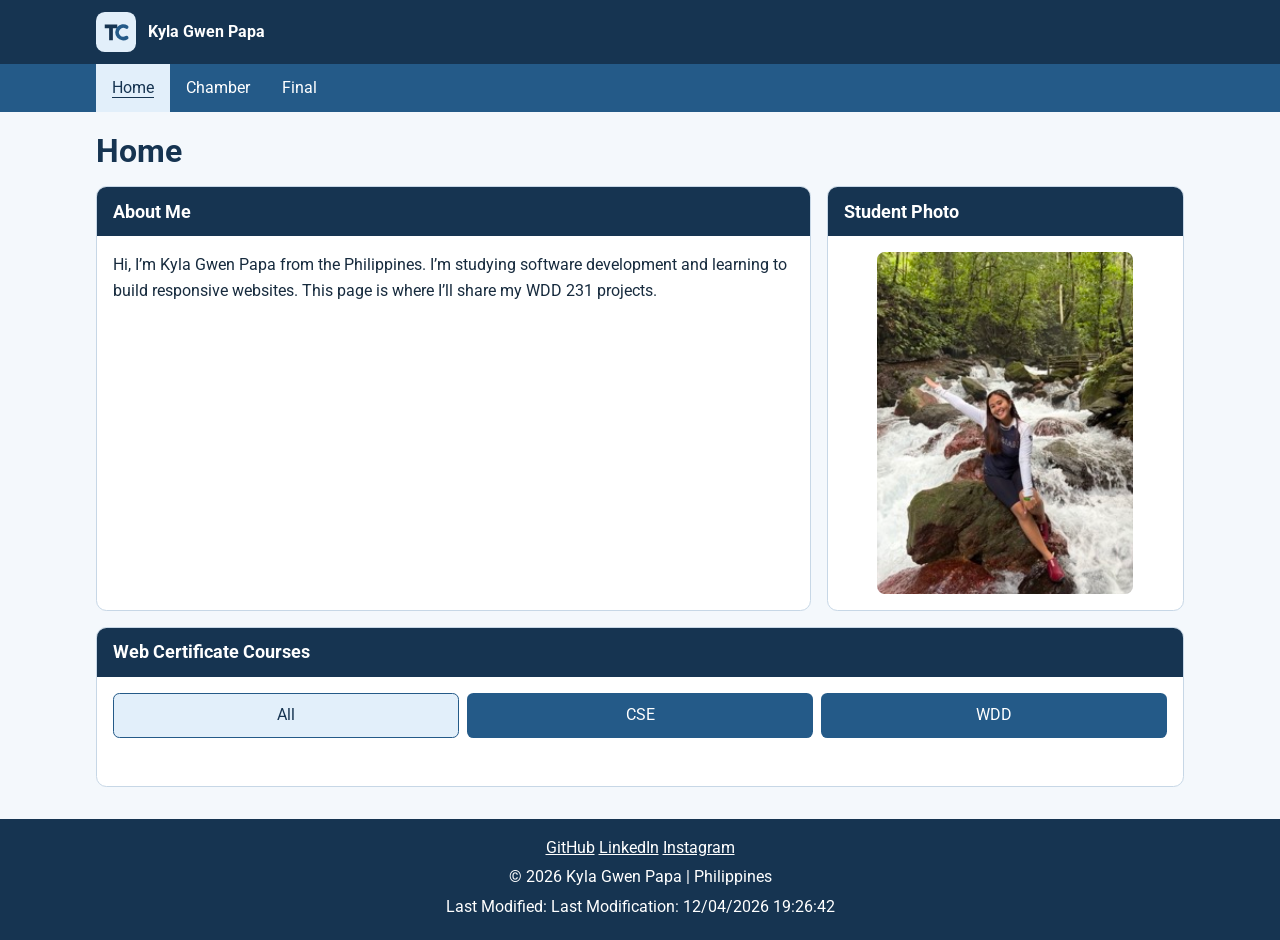
<file: index.html>
<!DOCTYPE html>
<html lang="en">

<head>
    <meta charset="UTF-8">
    <meta name="author" content="Kyla Gwen Papa">
    <meta name="viewport" content="width=device-width, initial-scale=1.0">

    <meta name="description"
        content="WDD 231 – Web Frontend Development by Kyla Gwen Papa. Course homepage featuring personal information, the Philippines, and web development resources.">

    <title>WDD 231 – Web Frontend Development | Kyla Gwen Papa</title>

    <link rel="preconnect" href="https://fonts.googleapis.com">
    <link rel="preconnect" href="https://fonts.gstatic.com" crossorigin>
    <link href="https://fonts.googleapis.com/css2?family=Roboto:wght@400;500;700&amp;display=swap" rel="stylesheet">

    <link rel="stylesheet" href="styles/small.css">
    <link rel="stylesheet" href="styles/larger.css">
    <script src="scripts/navigation.js" defer></script>
    <script src="scripts/getdates.js" defer></script>
    <script src="scripts/courses.js" defer></script>
</head>

<body>
    <header>
        <div class="brand">
            <img src="images/logo.svg" alt="" width="40" height="40">
            <span>Kyla Gwen Papa</span>

            <button type="button" id="menu-toggle" aria-label="Toggle main navigation" aria-controls="main-nav"
                aria-expanded="false">
                ☰
            </button>
        </div>

        <nav id="main-nav" aria-label="Main navigation">
            <ul>
                <li><a href="./" aria-current="page">Home</a></li>
                <li><a href="chamber/">Chamber</a></li>
                <li><a href="final/">Final</a></li>
            </ul>
        </nav>
    </header>

    <main>
        <h1>Home</h1>

        <section>
            <h2>About Me</h2>
            <p>
                Hi, I’m Kyla Gwen Papa from the Philippines. I’m studying
                software development and learning to build responsive websites.
                This page is where I’ll share my WDD 231 projects.
            </p>
        </section>

        <section class="student-photo">
            <h2>Student Photo</h2>
            <img src="images/kyla.jpeg" alt="Kyla Gwen Papa">
        </section>

        <section class="courses">
            <h2>Web Certificate Courses</h2>

            <div class="course-filters" aria-label="Filter courses" role="group">
                <button type="button" data-filter="all" aria-pressed="true">All</button>
                <button type="button" data-filter="CSE" aria-pressed="false">CSE</button>
                <button type="button" data-filter="WDD" aria-pressed="false">WDD</button>
            </div>

            <div id="course-list" class="course-list"></div>
            <p id="credit-total" aria-live="polite"></p>
        </section>
    </main>

    <footer>
        <div class="social-links" role="group" aria-label="Social links">
            <a href="https://github.com/kylagwenp/wdd231">GitHub</a>
            <a href="YOUR_LINKEDIN_PROFILE_URL">LinkedIn</a>
            <a href="YOUR_INSTAGRAM_PROFILE_URL">Instagram</a>
        </div>
        <p>
            &copy; <span id="currentyear"></span>
            Kyla Gwen Papa | Philippines
        </p>

        <p>
            Last Modified: <span id="lastModified"></span>
        </p>
    </footer>
</body>

</html>
</file>
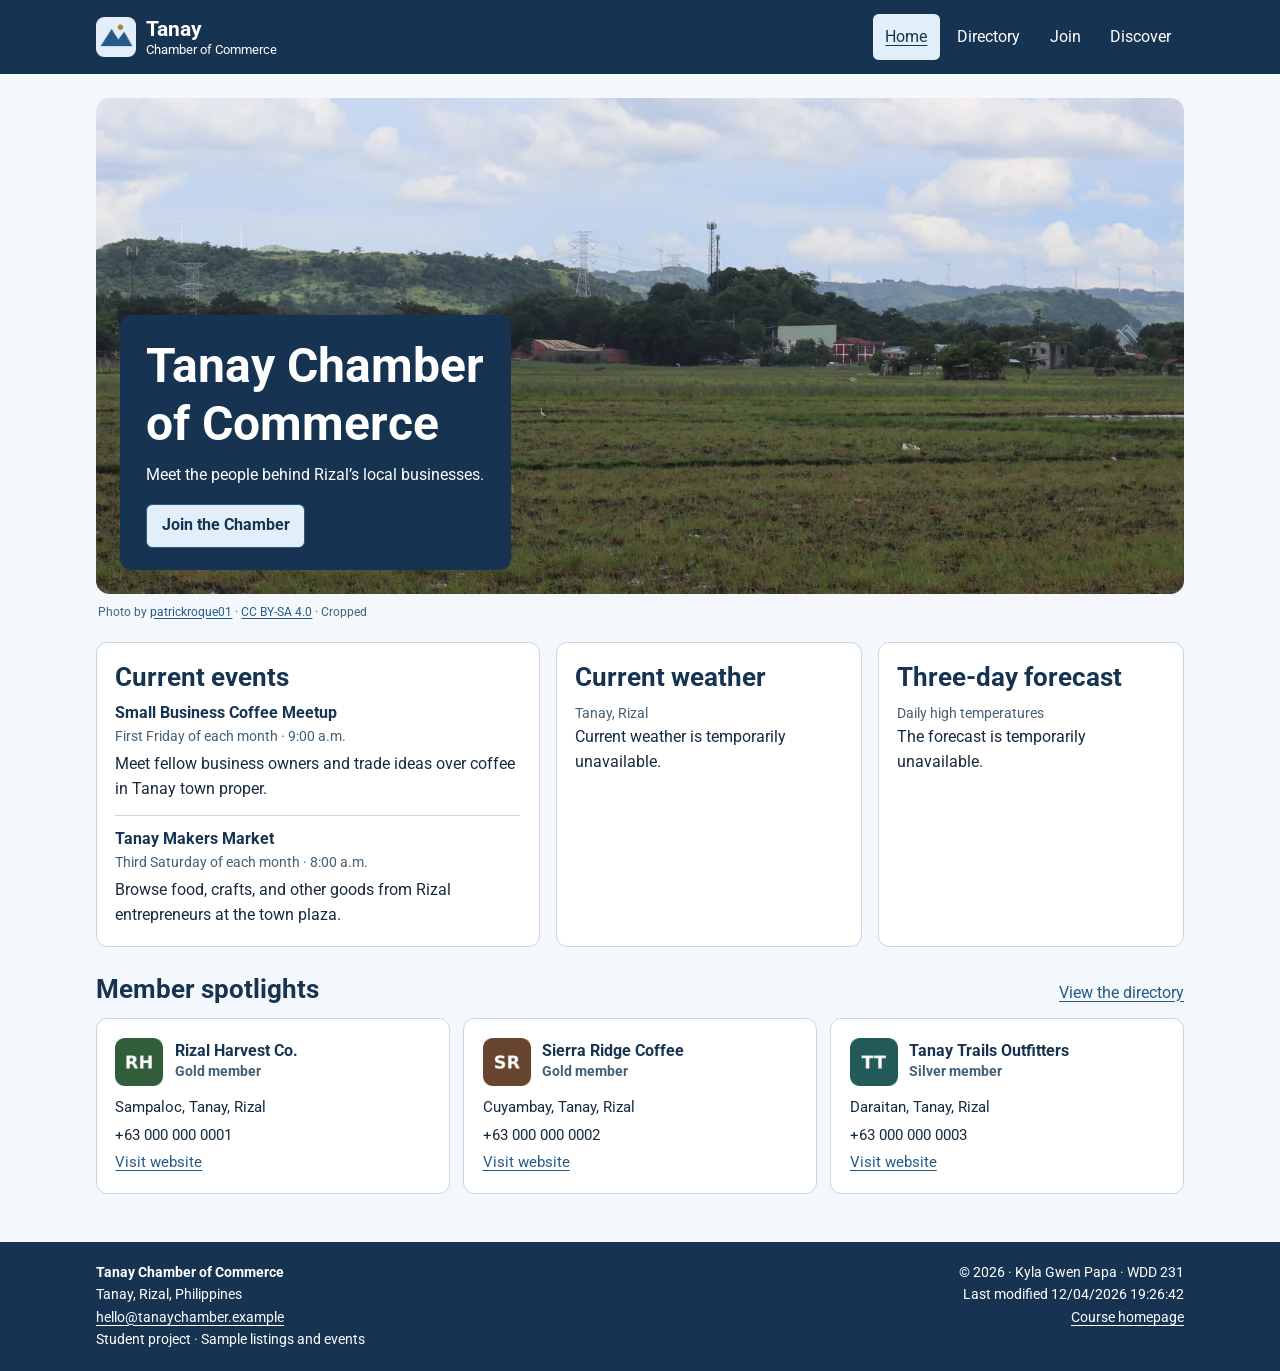
<file: chamber/index.html>
<!doctype html>
<html lang="en">
<head>
    <meta charset="utf-8">
    <meta name="viewport" content="width=device-width, initial-scale=1">
    <meta name="author" content="Kyla Gwen Papa">
    <meta name="description" content="Explore the Tanay Chamber of Commerce in Rizal, including community events, local weather, and featured businesses.">
    <meta property="og:title" content="Home | Tanay Chamber of Commerce">
    <meta property="og:description" content="Explore the Tanay Chamber of Commerce in Rizal, including community events, local weather, and featured businesses.">
    <meta property="og:type" content="website">
    <meta property="og:url" content="https://kylagwenp.github.io/wdd231/chamber/index.html">
    <meta property="og:image" content="https://kylagwenp.github.io/wdd231/chamber/images/tanay-social.jpg">
    <meta property="og:image:alt" content="Rice fields in Tanay with the Pililla wind turbines in the distance">
    <title>Home | Tanay Chamber of Commerce</title>
    <link rel="icon" href="images/chamber-mark.png" type="image/png">
    <link rel="preconnect" href="https://fonts.googleapis.com">
    <link rel="preconnect" href="https://fonts.gstatic.com" crossorigin>
    <link href="https://fonts.googleapis.com/css2?family=Roboto:wght@400;700&amp;display=swap" rel="stylesheet">
    <link rel="stylesheet" href="styles/normalize.css">
    <link rel="stylesheet" href="styles/small.css">
    <link rel="stylesheet" href="styles/larger.css">
    <script src="scripts/site.js" defer></script>
    <script type="module" src="scripts/home.js"></script>
</head>
<body>
    <a class="skip-link" href="#main">Skip to content</a>
    <header class="site-header">
        <div class="wrap header-inner">
            <a class="brand" href="index.html">
                <img src="images/chamber-mark.png" width="48" height="48" alt="">
                <span><strong>Tanay</strong><span>Chamber of Commerce</span></span>
            </a>
            <button type="button" class="menu-toggle" id="menu-toggle" aria-controls="main-nav" aria-expanded="false">Menu</button>
            <nav id="main-nav" aria-label="Main navigation">
                <ul>
                <li><a href="index.html" aria-current="page">Home</a></li>
                <li><a href="directory.html">Directory</a></li>
                <li><a href="join.html">Join</a></li>
                <li><a href="discover.html">Discover</a></li>
                </ul>
            </nav>
        </div>
    </header>
    <main id="main" class="wrap">
        <section class="hero" aria-labelledby="home-title">
            <img class="hero-image" src="images/tanay-hero.webp" srcset="images/tanay-hero-small.webp 640w, images/tanay-hero.webp 1440w" sizes="(max-width: 70rem) calc(100vw - 2rem), 68rem" width="1440" height="720" alt="Rice fields in Tanay with the Pililla wind turbines along the ridgeline" fetchpriority="high">
            <div class="hero-copy">
                <h1 id="home-title">Tanay Chamber<br>of Commerce</h1>
                <p>Meet the people behind Rizal’s local businesses.</p>
                <a class="button button-light" href="join.html">Join the Chamber</a>
            </div>
        </section>
        <p class="photo-credit">Photo by <a href="https://commons.wikimedia.org/wiki/File:Tanay_rice_field%2C_Pililla_wind_farm_view_%28Tanay%2C_Rizal%3B_08-14-2021%29.jpg">patrickroque01</a> · <a href="https://creativecommons.org/licenses/by-sa/4.0/">CC BY-SA 4.0</a> · Cropped</p>

        <div class="community-panels">
            <section class="panel events">
                <h2>Current events</h2>
                <article>
                    <h3>Small Business Coffee Meetup</h3>
                    <p class="event-time">First Friday of each month · 9:00 a.m.</p>
                    <p>Meet fellow business owners and trade ideas over coffee in Tanay town proper.</p>
                </article>
                <article>
                    <h3>Tanay Makers Market</h3>
                    <p class="event-time">Third Saturday of each month · 8:00 a.m.</p>
                    <p>Browse food, crafts, and other goods from Rizal entrepreneurs at the town plaza.</p>
                </article>
            </section>
            <section class="panel">
                <h2>Current weather</h2>
                <p class="weather-location">Tanay, Rizal</p>
                <div id="current-weather" aria-live="polite"><p>Loading current weather…</p></div>
                <p class="weather-source" id="weather-source"></p>
            </section>
            <section class="panel">
                <h2>Three-day forecast</h2>
                <p class="weather-location">Daily high temperatures</p>
                <div id="weather-forecast" aria-live="polite"><p>Loading forecast…</p></div>
            </section>
        </div>

        <section class="member-section" aria-labelledby="spotlight-title">
            <div class="section-heading">
                <h2 id="spotlight-title">Member spotlights</h2>
                <a href="directory.html">View the directory</a>
            </div>
            <p id="spotlight-status" role="status">Loading featured members…</p>
            <div class="member-grid" id="spotlights"></div>
        </section>
    </main>
    <footer class="site-footer">
        <div class="wrap footer-inner">
            <div>
                <p><strong>Tanay Chamber of Commerce</strong></p>
                <p>Tanay, Rizal, Philippines</p>
                <p><a href="mailto:hello@tanaychamber.example">hello@tanaychamber.example</a></p>
                <p>Student project · Sample listings and events</p>
            </div>
            <div>
                <p>© <span id="current-year"></span> · Kyla Gwen Papa · WDD 231</p>
                <p>Last modified <span id="last-modified"></span></p>
                <p><a href="../index.html">Course homepage</a></p>
            </div>
        </div>
    </footer>
</body>
</html>
</file>
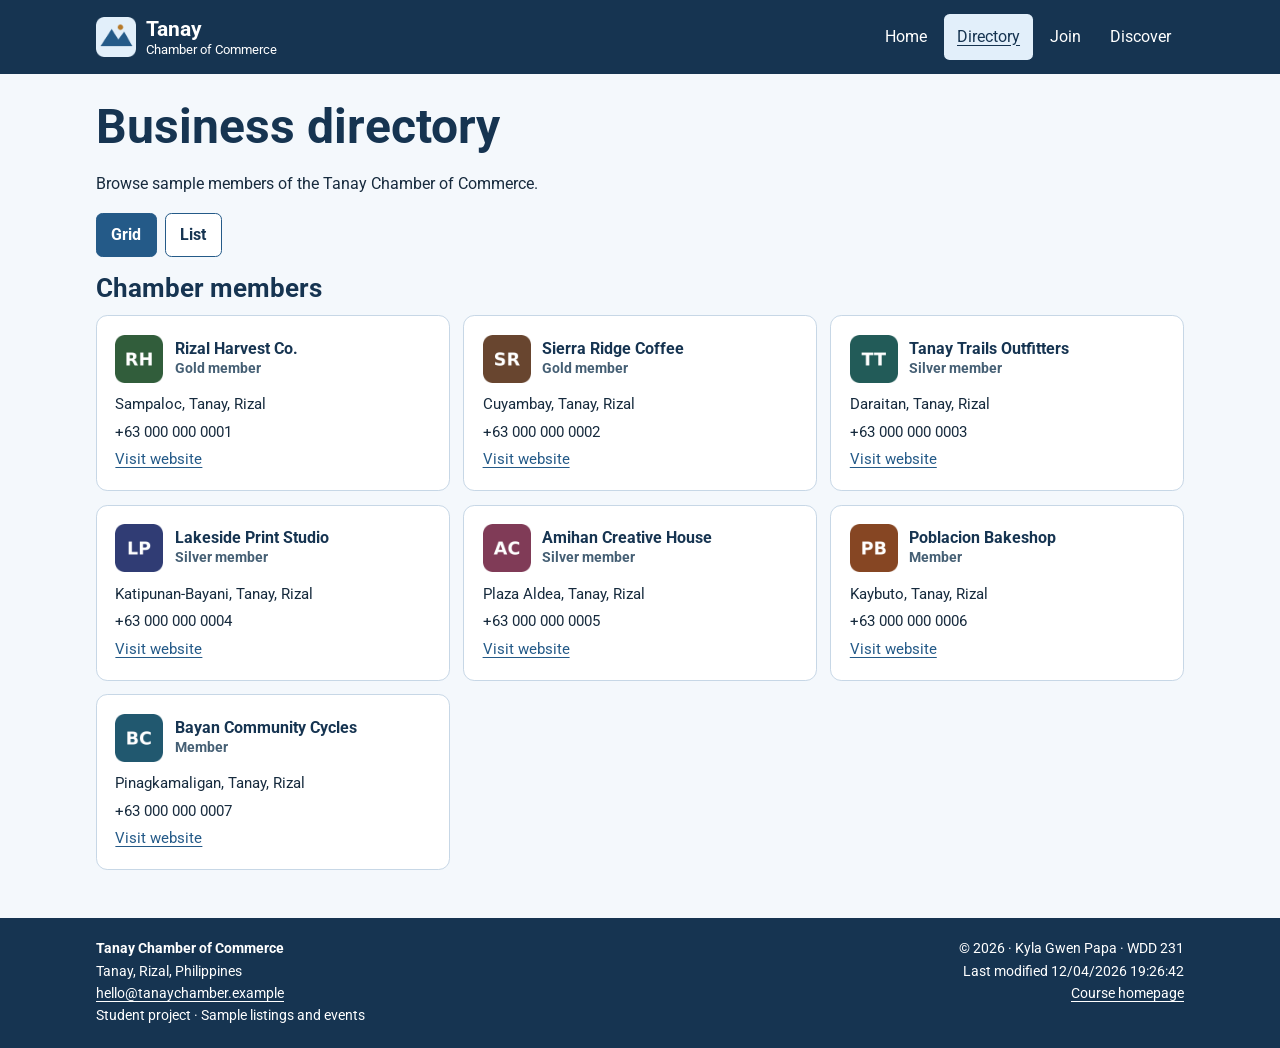
<file: chamber/directory.html>
<!doctype html>
<html lang="en">
<head>
    <meta charset="utf-8">
    <meta name="viewport" content="width=device-width, initial-scale=1">
    <meta name="author" content="Kyla Gwen Papa">
    <meta name="description" content="Browse the Tanay Chamber of Commerce member directory in grid or list view.">
    <meta property="og:title" content="Business Directory | Tanay Chamber of Commerce">
    <meta property="og:description" content="Browse the Tanay Chamber of Commerce member directory in grid or list view.">
    <meta property="og:type" content="website">
    <meta property="og:url" content="https://kylagwenp.github.io/wdd231/chamber/directory.html">
    <meta property="og:image" content="https://kylagwenp.github.io/wdd231/chamber/images/tanay-social.jpg">
    <meta property="og:image:alt" content="Rice fields in Tanay with the Pililla wind turbines in the distance">
    <title>Business Directory | Tanay Chamber of Commerce</title>
    <link rel="icon" href="images/chamber-mark.png" type="image/png">
    <link rel="preconnect" href="https://fonts.googleapis.com">
    <link rel="preconnect" href="https://fonts.gstatic.com" crossorigin>
    <link href="https://fonts.googleapis.com/css2?family=Roboto:wght@400;700&amp;display=swap" rel="stylesheet">
    <link rel="stylesheet" href="styles/normalize.css">
    <link rel="stylesheet" href="styles/small.css">
    <link rel="stylesheet" href="styles/larger.css">
    <script src="scripts/site.js" defer></script>
    <script type="module" src="scripts/directory.js"></script>
</head>
<body>
    <a class="skip-link" href="#main">Skip to content</a>
    <header class="site-header">
        <div class="wrap header-inner">
            <a class="brand" href="index.html">
                <img src="images/chamber-mark.png" width="48" height="48" alt="">
                <span><strong>Tanay</strong><span>Chamber of Commerce</span></span>
            </a>
            <button type="button" class="menu-toggle" id="menu-toggle" aria-controls="main-nav" aria-expanded="false">Menu</button>
            <nav id="main-nav" aria-label="Main navigation">
                <ul>
                <li><a href="index.html">Home</a></li>
                <li><a href="directory.html" aria-current="page">Directory</a></li>
                <li><a href="join.html">Join</a></li>
                <li><a href="discover.html">Discover</a></li>
                </ul>
            </nav>
        </div>
    </header>
    <main id="main" class="wrap">
        <h1>Business directory</h1>
        <p>Browse sample members of the Tanay Chamber of Commerce.</p>
        <div class="view-controls" role="group" aria-label="Directory layout">
            <button class="button" type="button" id="grid-view" aria-pressed="true" aria-controls="members">Grid</button>
            <button class="button" type="button" id="list-view" aria-pressed="false" aria-controls="members">List</button>
        </div>
        <h2 class="directory-heading">Chamber members</h2>
        <p id="directory-status" role="status">Loading members…</p>
        <div class="member-grid" id="members"></div>
    </main>
    <footer class="site-footer">
        <div class="wrap footer-inner">
            <div>
                <p><strong>Tanay Chamber of Commerce</strong></p>
                <p>Tanay, Rizal, Philippines</p>
                <p><a href="mailto:hello@tanaychamber.example">hello@tanaychamber.example</a></p>
                <p>Student project · Sample listings and events</p>
            </div>
            <div>
                <p>© <span id="current-year"></span> · Kyla Gwen Papa · WDD 231</p>
                <p>Last modified <span id="last-modified"></span></p>
                <p><a href="../index.html">Course homepage</a></p>
            </div>
        </div>
    </footer>
</body>
</html>
</file>
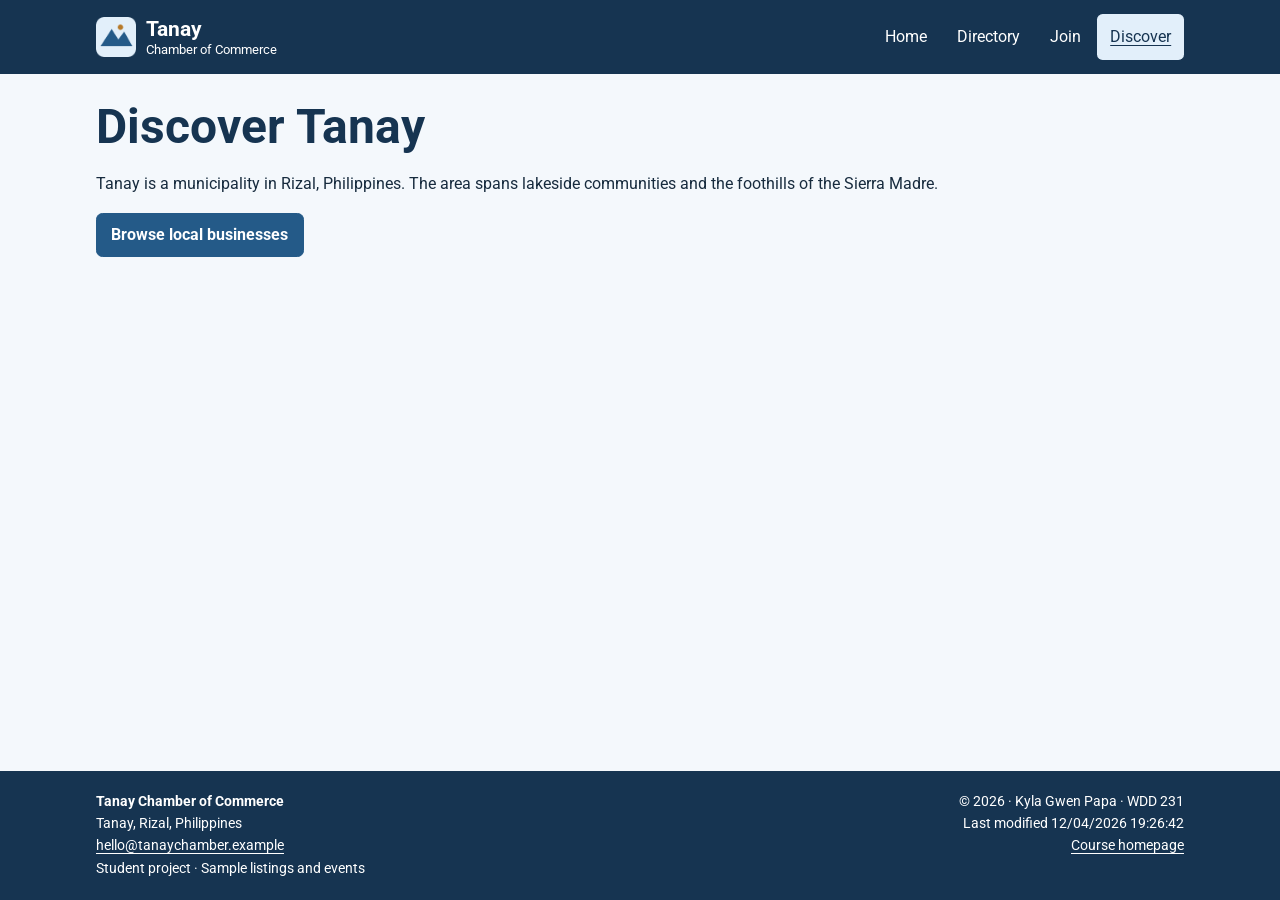
<file: chamber/discover.html>
<!doctype html>
<html lang="en">
<head>
    <meta charset="utf-8">
    <meta name="viewport" content="width=device-width, initial-scale=1">
    <meta name="author" content="Kyla Gwen Papa">
    <meta name="description" content="Get to know Tanay, Rizal, and explore the chamber’s member directory.">
    <meta property="og:title" content="Discover Tanay | Tanay Chamber of Commerce">
    <meta property="og:description" content="Get to know Tanay, Rizal, and explore the chamber’s member directory.">
    <meta property="og:type" content="website">
    <meta property="og:url" content="https://kylagwenp.github.io/wdd231/chamber/discover.html">
    <meta property="og:image" content="https://kylagwenp.github.io/wdd231/chamber/images/tanay-social.jpg">
    <meta property="og:image:alt" content="Rice fields in Tanay with the Pililla wind turbines in the distance">
    <title>Discover Tanay | Tanay Chamber of Commerce</title>
    <link rel="icon" href="images/chamber-mark.png" type="image/png">
    <link rel="preconnect" href="https://fonts.googleapis.com">
    <link rel="preconnect" href="https://fonts.gstatic.com" crossorigin>
    <link href="https://fonts.googleapis.com/css2?family=Roboto:wght@400;700&amp;display=swap" rel="stylesheet">
    <link rel="stylesheet" href="styles/normalize.css">
    <link rel="stylesheet" href="styles/small.css">
    <link rel="stylesheet" href="styles/larger.css">
    <script src="scripts/site.js" defer></script>
</head>
<body>
    <a class="skip-link" href="#main">Skip to content</a>
    <header class="site-header">
        <div class="wrap header-inner">
            <a class="brand" href="index.html">
                <img src="images/chamber-mark.png" width="48" height="48" alt="">
                <span><strong>Tanay</strong><span>Chamber of Commerce</span></span>
            </a>
            <button type="button" class="menu-toggle" id="menu-toggle" aria-controls="main-nav" aria-expanded="false">Menu</button>
            <nav id="main-nav" aria-label="Main navigation">
                <ul>
                <li><a href="index.html">Home</a></li>
                <li><a href="directory.html">Directory</a></li>
                <li><a href="join.html">Join</a></li>
                <li><a href="discover.html" aria-current="page">Discover</a></li>
                </ul>
            </nav>
        </div>
    </header>
    <main id="main" class="wrap">
        <h1>Discover Tanay</h1>
        <p>Tanay is a municipality in Rizal, Philippines. The area spans lakeside communities and the foothills of the Sierra Madre.</p>
        <a class="button" href="directory.html">Browse local businesses</a>
    </main>
    <footer class="site-footer">
        <div class="wrap footer-inner">
            <div>
                <p><strong>Tanay Chamber of Commerce</strong></p>
                <p>Tanay, Rizal, Philippines</p>
                <p><a href="mailto:hello@tanaychamber.example">hello@tanaychamber.example</a></p>
                <p>Student project · Sample listings and events</p>
            </div>
            <div>
                <p>© <span id="current-year"></span> · Kyla Gwen Papa · WDD 231</p>
                <p>Last modified <span id="last-modified"></span></p>
                <p><a href="../index.html">Course homepage</a></p>
            </div>
        </div>
    </footer>
</body>
</html>
</file>
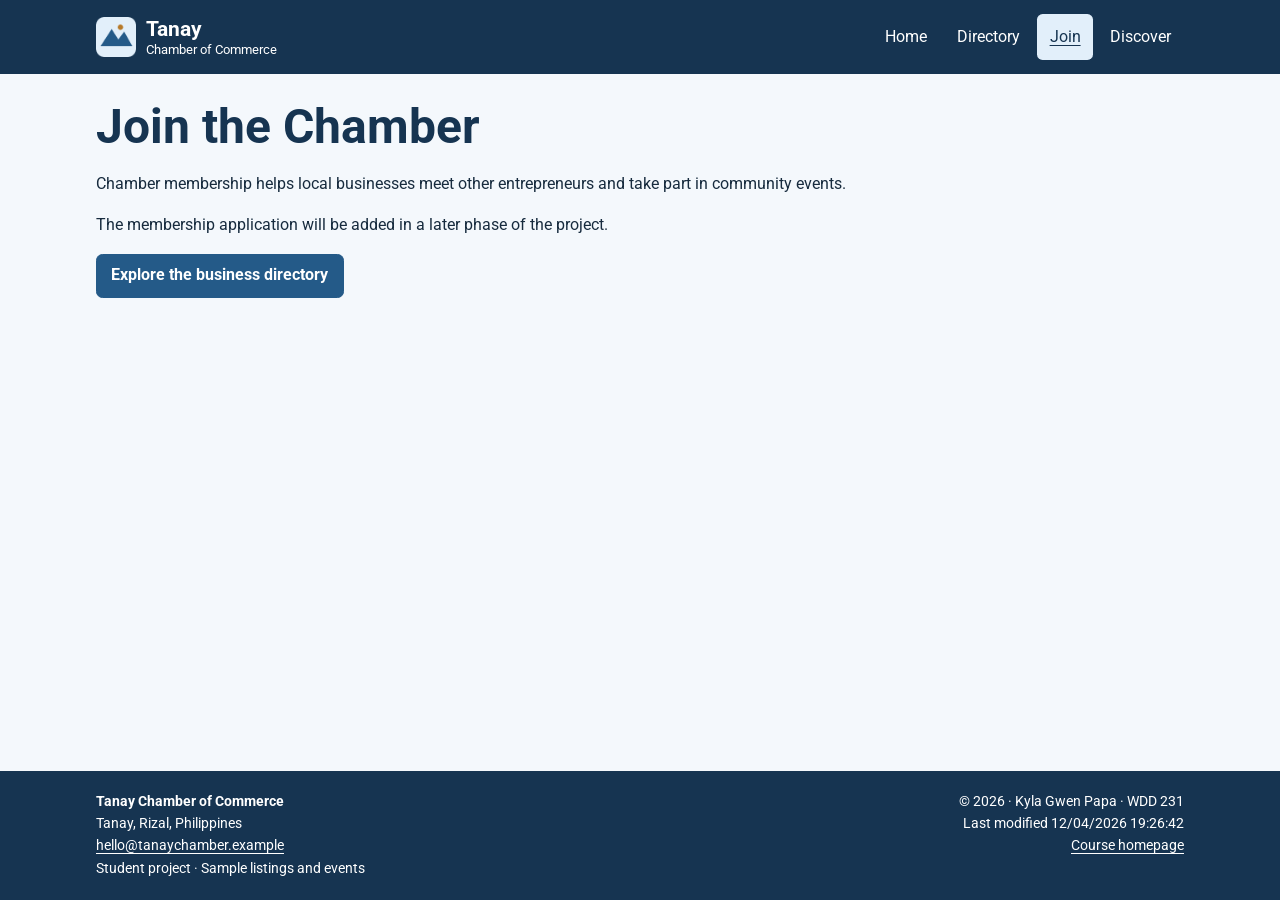
<file: chamber/join.html>
<!doctype html>
<html lang="en">
<head>
    <meta charset="utf-8">
    <meta name="viewport" content="width=device-width, initial-scale=1">
    <meta name="author" content="Kyla Gwen Papa">
    <meta name="description" content="Read about membership in the Tanay Chamber of Commerce.">
    <meta property="og:title" content="Join | Tanay Chamber of Commerce">
    <meta property="og:description" content="Read about membership in the Tanay Chamber of Commerce.">
    <meta property="og:type" content="website">
    <meta property="og:url" content="https://kylagwenp.github.io/wdd231/chamber/join.html">
    <meta property="og:image" content="https://kylagwenp.github.io/wdd231/chamber/images/tanay-social.jpg">
    <meta property="og:image:alt" content="Rice fields in Tanay with the Pililla wind turbines in the distance">
    <title>Join | Tanay Chamber of Commerce</title>
    <link rel="icon" href="images/chamber-mark.png" type="image/png">
    <link rel="preconnect" href="https://fonts.googleapis.com">
    <link rel="preconnect" href="https://fonts.gstatic.com" crossorigin>
    <link href="https://fonts.googleapis.com/css2?family=Roboto:wght@400;700&amp;display=swap" rel="stylesheet">
    <link rel="stylesheet" href="styles/normalize.css">
    <link rel="stylesheet" href="styles/small.css">
    <link rel="stylesheet" href="styles/larger.css">
    <script src="scripts/site.js" defer></script>
</head>
<body>
    <a class="skip-link" href="#main">Skip to content</a>
    <header class="site-header">
        <div class="wrap header-inner">
            <a class="brand" href="index.html">
                <img src="images/chamber-mark.png" width="48" height="48" alt="">
                <span><strong>Tanay</strong><span>Chamber of Commerce</span></span>
            </a>
            <button type="button" class="menu-toggle" id="menu-toggle" aria-controls="main-nav" aria-expanded="false">Menu</button>
            <nav id="main-nav" aria-label="Main navigation">
                <ul>
                <li><a href="index.html">Home</a></li>
                <li><a href="directory.html">Directory</a></li>
                <li><a href="join.html" aria-current="page">Join</a></li>
                <li><a href="discover.html">Discover</a></li>
                </ul>
            </nav>
        </div>
    </header>
    <main id="main" class="wrap">
        <h1>Join the Chamber</h1>
        <p>Chamber membership helps local businesses meet other entrepreneurs and take part in community events.</p>
        <p>The membership application will be added in a later phase of the project.</p>
        <a class="button" href="directory.html">Explore the business directory</a>
    </main>
    <footer class="site-footer">
        <div class="wrap footer-inner">
            <div>
                <p><strong>Tanay Chamber of Commerce</strong></p>
                <p>Tanay, Rizal, Philippines</p>
                <p><a href="mailto:hello@tanaychamber.example">hello@tanaychamber.example</a></p>
                <p>Student project · Sample listings and events</p>
            </div>
            <div>
                <p>© <span id="current-year"></span> · Kyla Gwen Papa · WDD 231</p>
                <p>Last modified <span id="last-modified"></span></p>
                <p><a href="../index.html">Course homepage</a></p>
            </div>
        </div>
    </footer>
</body>
</html>
</file>
<file: styles/small.css>
:root {
    --navy: #163451;
    --blue: #245a88;
    --light-blue: #e2effa;
    --page: #f4f8fc;
    --white: #fff;
    --text: #172b3e;
    --border: #c7d7e6;
}

* {
    box-sizing: border-box;
}

body {
    margin: 0;
    background: var(--page);
    color: var(--text);
    font-family: Roboto, Arial, sans-serif;
    line-height: 1.6;
}

img {
    display: block;
    max-width: 100%;
    height: auto;
}

header {
    background: var(--navy);
    color: var(--white);
}

.brand,
nav ul,
main {
    width: calc(100% - 2rem);
    max-width: 68rem;
    margin-inline: auto;
}

.brand {
    display: flex;
    align-items: center;
    gap: 0.75rem;
    padding-block: 0.75rem;
    font-weight: 700;
}

.brand img {
    flex: 0 0 40px;
}

button {
    border: 1px solid transparent;
    border-radius: 0.4rem;
    padding: 0.55rem 0.75rem;
    font: inherit;
    cursor: pointer;
}

#menu-toggle {
    margin-left: auto;
    background: var(--light-blue);
    color: var(--navy);
    font-size: 1.25rem;
    line-height: 1.2;
}

#main-nav {
    display: none;
    background: var(--blue);
}

#main-nav.is-open {
    display: block;
}

nav ul {
    list-style: none;
    padding: 0;
    margin-block: 0;
}

nav a {
    display: block;
    padding: 0.7rem 1rem;
    color: var(--white);
    text-decoration: none;
}

nav a:hover,
nav a[aria-current="page"] {
    background: var(--light-blue);
    color: var(--navy);
    text-decoration: underline;
    text-underline-offset: 0.25em;
}

:focus-visible {
    outline: 3px solid currentColor;
    outline-offset: -4px;
}

main {
    display: grid;
    gap: 1rem;
    padding-block: 1.25rem 2rem;
}

h1 {
    margin: 0;
    color: var(--navy);
    line-height: 1.2;
}

main>section {
    min-width: 0;
    overflow: hidden;
    border: 1px solid var(--border);
    border-radius: 0.65rem;
    background: var(--white);
    padding: 0 1rem 1rem;
}

section h2 {
    margin: 0 -1rem 1rem;
    padding: 0.65rem 1rem;
    background: var(--navy);
    color: var(--white);
    font-size: 1.1rem;
}

section p {
    margin: 0 0 0.75rem;
}

.student-photo img {
    width: 100%;
    max-width: 16rem;
    margin-inline: auto;
    border-radius: 0.5rem;
}

.course-filters {
    display: flex;
    flex-wrap: wrap;
    gap: 0.5rem;
    margin-bottom: 1rem;
}

.course-filters button {
    flex: 1 1 4.5rem;
    background: var(--blue);
    color: var(--white);
}

.course-filters button:hover,
.course-filters button[aria-pressed="true"] {
    background: var(--light-blue);
    border-color: var(--blue);
    color: var(--navy);
}

.course-list {
    display: grid;
    gap: 0.5rem;
    margin-bottom: 1rem;
}

.course-card {
    padding: 0.65rem;
    border: 1px solid var(--border);
    border-radius: 0.4rem;
    background: var(--page);
    text-align: center;
}

.course-card.completed {
    background: var(--light-blue);
    border-color: var(--blue);
    color: var(--navy);
    font-weight: 700;
}

footer {
    padding: 1rem;
    background: var(--navy);
    color: var(--white);
    text-align: center;
}

footer p {
    margin: 0.25rem 0;
}

footer a {
    color: inherit;
}
</file>
<file: styles/larger.css>
@media (min-width: 700px) {
    #menu-toggle {
        display: none;
    }

    #main-nav {
        display: block;
    }

    nav ul {
        display: flex;
    }

    main {
        grid-template-columns: 2fr 1fr;
        align-items: stretch;
    }

    main>h1,
    main>.courses {
        grid-column: 1 / -1;
    }

    .course-list {
        grid-template-columns: repeat(3, minmax(0, 1fr));
    }
}
</file>
<file: chamber/styles/small.css>
:root {
    color-scheme: light;
    --navy: #163451;
    --blue: #245a88;
    --light-blue: #e2effa;
    --page: #f4f8fc;
    --white: #fff;
    --text: #172b3e;
    --muted: #455f74;
    --border: #c7d7e6;
}

*, *::before, *::after { box-sizing: border-box; }
body {
    margin: 0;
    min-height: 100vh;
    display: flex;
    flex-direction: column;
    background: var(--page);
    color: var(--text);
    font: 1rem/1.55 Roboto, Arial, sans-serif;
}
img { display: block; max-width: 100%; height: auto; }
a { color: var(--blue); text-underline-offset: .2em; }
:focus-visible { outline: 3px solid currentColor; outline-offset: 3px; }
.wrap { width: min(calc(100% - 2rem), 68rem); margin-inline: auto; }
main { flex: 1; padding-block: 1rem 3rem; }
h1, h2, h3, p { margin: 0; }
h1, h2, h3 { line-height: 1.2; color: var(--navy); }
h1 { font-size: clamp(2rem, 5vw, 3rem); }
h1 + p, main > p + p, main > p + .button { margin-top: 1rem; }
h2 { font-size: clamp(1.25rem, 2vw, 1.6rem); }
h3 { font-size: 1rem; }
.skip-link {
    position: absolute;
    z-index: 2;
    top: .5rem;
    left: .5rem;
    padding: .65rem 1rem;
    transform: translateY(-160%);
    background: var(--white);
}
.skip-link:focus { transform: none; }

.site-header, .site-footer { background: var(--navy); color: var(--white); }
.header-inner { display: flex; align-items: center; flex-wrap: wrap; gap: .75rem; padding-block: .9rem; }
.brand {
    display: inline-flex;
    align-items: center;
    gap: .65rem;
    color: inherit;
    text-decoration: none;
    line-height: 1.2;
    font-size: .82rem;
}
.brand img { flex: 0 0 2.5rem; width: 2.5rem; }
.brand span { display: block; }
.brand strong { font-size: 1.3rem; }
.menu-toggle {
    margin-left: auto;
    padding: .5rem .7rem;
    min-height: 44px;
    border: 1px solid var(--light-blue);
    border-radius: .4rem;
    background: none;
    color: inherit;
    cursor: pointer;
}
.menu-toggle[hidden], #main-nav[hidden] { display: none; }
#main-nav { flex-basis: 100%; }
#main-nav ul { list-style: none; margin: 0; padding: 0; }
#main-nav a {
    display: block;
    padding: .65rem .8rem;
    border-radius: .35rem;
    color: inherit;
    text-decoration: none;
}
#main-nav a:hover, #main-nav a[aria-current="page"] {
    background: var(--light-blue);
    color: var(--navy);
    text-decoration: underline;
}
.site-footer { padding-block: 1.25rem; font-size: .9rem; }
.site-footer a { color: var(--white); }
.footer-inner { display: grid; gap: 1rem; }

.hero { position: relative; overflow: hidden; border-radius: .85rem; background: var(--navy); color: var(--white); }
.hero-image { width: 100%; aspect-ratio: 2 / 1; min-height: 18rem; object-fit: cover; }
.hero-copy {
    position: absolute;
    inset: auto .75rem .75rem;
    padding: .85rem;
    border-radius: .65rem;
    background: var(--navy);
}
.hero-copy h1 { color: inherit; }
.hero-copy p { margin-block: .65rem 1rem; }
.button {
    display: inline-flex;
    align-items: center;
    justify-content: center;
    min-height: 44px;
    padding: .55rem .9rem;
    border: 1px solid var(--blue);
    border-radius: .4rem;
    background: var(--blue);
    color: var(--white);
    cursor: pointer;
    font-weight: 700;
    text-decoration: none;
}
.button-light, .button:hover { background: var(--light-blue); color: var(--navy); }
.button-light:hover { background: var(--white); }
.photo-credit { margin: .45rem .15rem 0; color: var(--muted); font-size: .78rem; }
.community-panels { display: grid; gap: 1rem; margin-top: 1.35rem; }
.panel, .member-card {
    min-width: 0;
    padding: 1.15rem;
    border: 1px solid var(--border);
    border-radius: .7rem;
    background: var(--white);
}
.panel h2 { margin-bottom: .65rem; }
.events article + article { margin-top: .8rem; padding-top: .8rem; border-top: 1px solid var(--border); }
.event-time, .weather-location, .weather-source { color: var(--muted); font-size: .9rem; }
.event-time { margin-block: .25rem; }
.weather-source { margin-top: .65rem; }
.weather-source:empty { display: none; }
.temperature { margin-top: .3rem; color: var(--navy); font-size: 2.45rem; font-weight: 700; line-height: 1.2; }
.weather-description { text-transform: capitalize; }
.forecast { display: grid; gap: .45rem; margin: .65rem 0 0; }
.forecast div { display: flex; justify-content: space-between; gap: .75rem; border-bottom: 1px solid var(--border); }
.forecast dd { margin: 0; font-weight: 700; white-space: nowrap; }
.member-section { margin-top: 1.65rem; }
.section-heading { display: flex; justify-content: space-between; align-items: baseline; flex-wrap: wrap; gap: .3rem 1rem; margin-bottom: .8rem; }
.member-grid { display: grid; gap: .85rem; }
.member-heading { display: flex; align-items: center; gap: .7rem; margin-bottom: .65rem; }
.member-heading img { flex: 0 0 3rem; width: 3rem; }
.member-card h3, .member-card a { overflow-wrap: anywhere; }
.member-level { color: var(--muted); font-size: .85rem; font-weight: 700; }
.member-contact { display: grid; gap: .25rem; font-style: normal; font-size: .95rem; }
.view-controls { display: flex; gap: .5rem; margin-block: 1rem; }
.view-controls .button[aria-pressed="false"] { background: var(--white); color: var(--navy); }
.view-controls .button:hover { background: var(--light-blue); color: var(--navy); }
.member-grid.is-list { grid-template-columns: 1fr; }
.directory-heading { margin-bottom: .75rem; }
</file>
<file: chamber/styles/larger.css>
@media (min-width: 44rem) {
    .header-inner { flex-wrap: nowrap; justify-content: space-between; }
    #menu-toggle { display: none; }
    #main-nav { flex-basis: auto; }
    #main-nav ul { display: flex; gap: .25rem; }
    main { padding-top: 1.5rem; }
    .hero-image { min-height: 23rem; max-height: 31rem; }
    .hero-copy {
        inset: auto auto 1.5rem 1.5rem;
        max-width: min(28rem, calc(100% - 3rem));
        padding: 1.4rem 1.65rem;
    }
    .community-panels { grid-template-columns: repeat(2, minmax(0, 1fr)); }
    .events { grid-column: 1 / -1; }
    .member-grid { grid-template-columns: repeat(2, minmax(0, 1fr)); }
    .member-grid.is-list .member-card { display: grid; grid-template-columns: 2fr 3fr; align-items: center; gap: 1rem; }
    .member-grid.is-list .member-heading { margin-bottom: 0; }
    .footer-inner { grid-template-columns: 1fr 1fr; }
    .footer-inner > :last-child { text-align: right; }
}

@media (min-width: 58rem) {
    .community-panels { grid-template-columns: 1.45fr 1fr 1fr; }
    .events { grid-column: auto; }
    .member-grid { grid-template-columns: repeat(3, minmax(0, 1fr)); }
}
</file>
